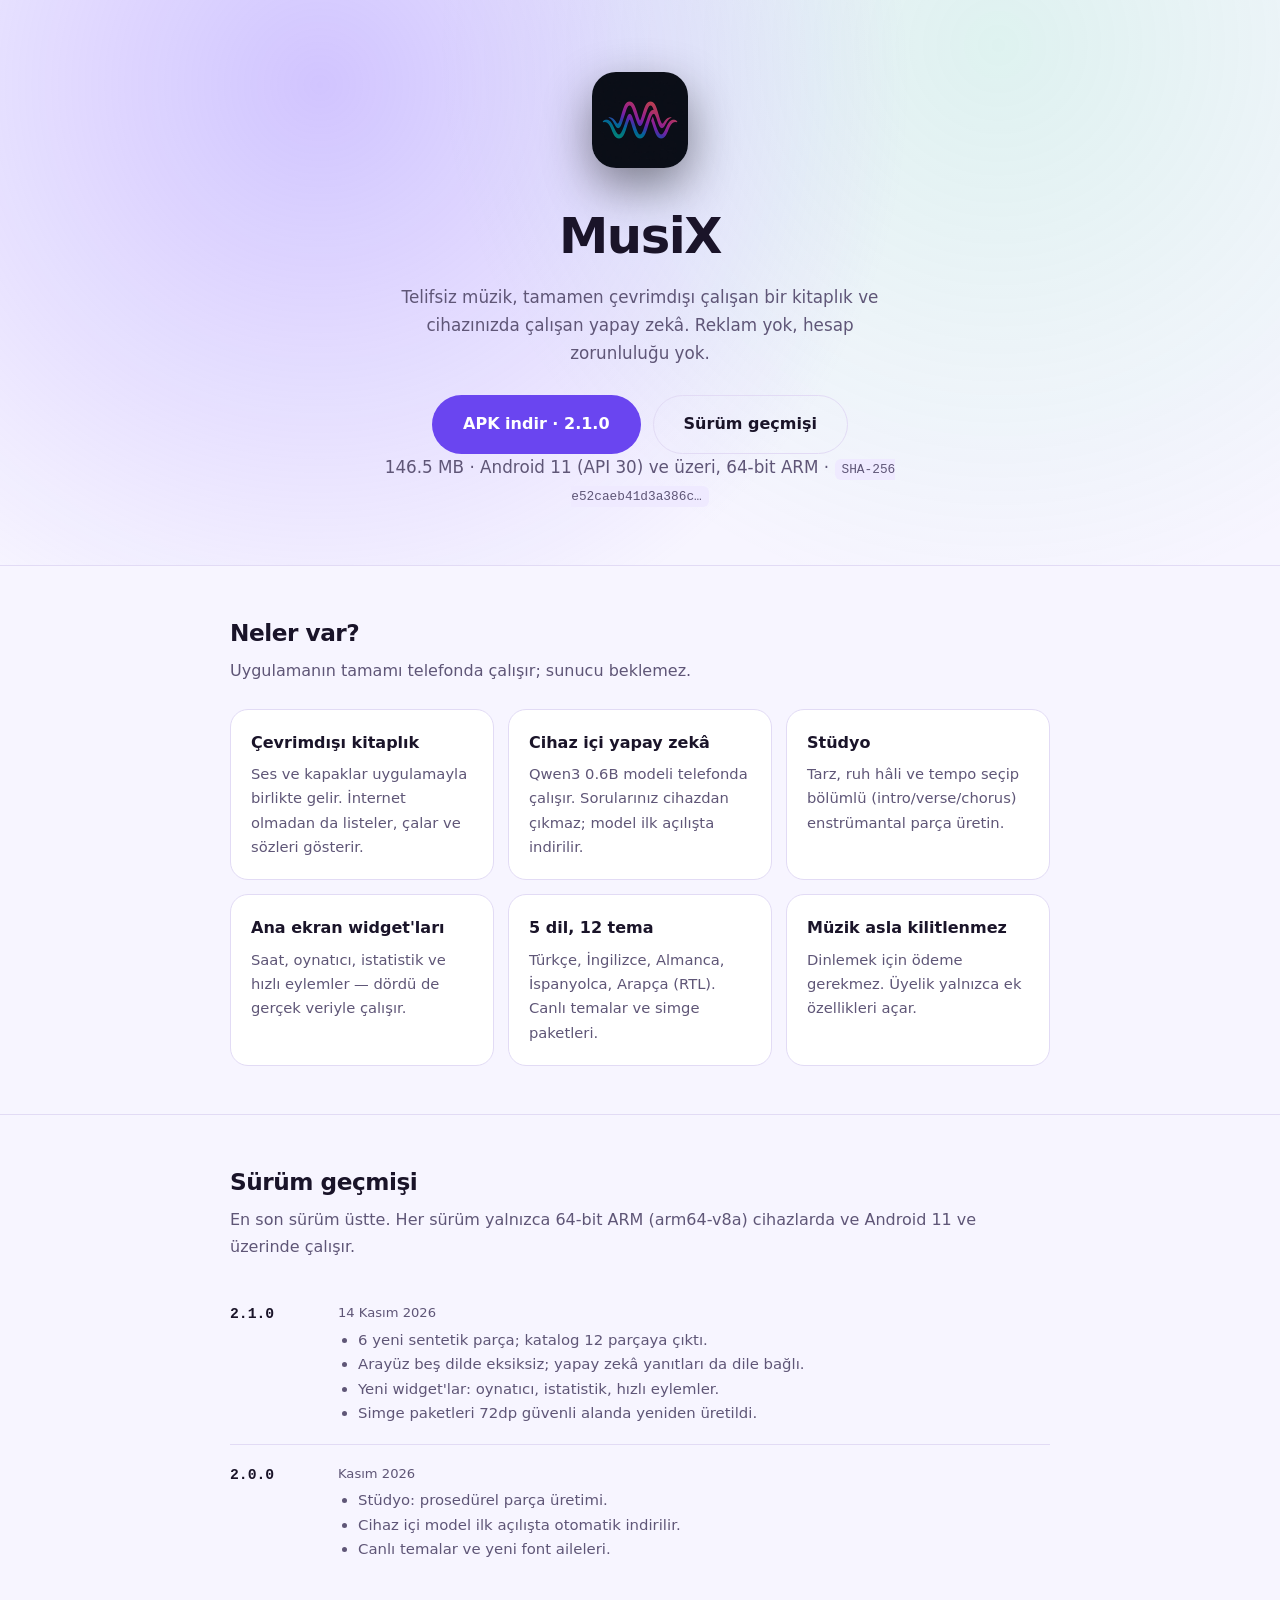
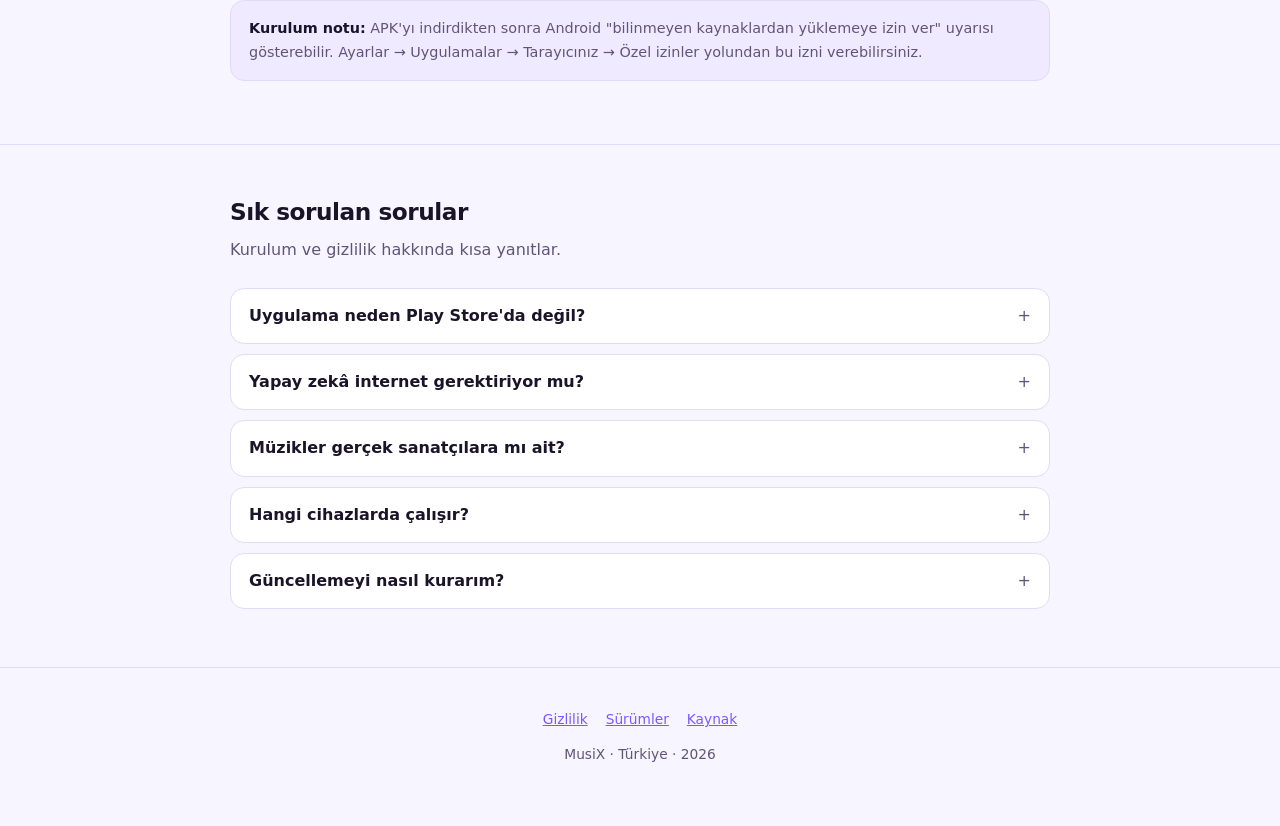
<file: index.html>
<!doctype html>
<html lang="tr">
  <head>
    <meta charset="utf-8" />
    <meta name="viewport" content="width=device-width, initial-scale=1" />
    <title>MusiX — telifsiz müzik, cihaz içi yapay zekâ</title>
    <meta
      name="description"
      content="MusiX: çevrimdışı çalışan müzik kitaplığı, cihaz içi yapay zekâ, stüdyo ve ana ekran widget'ları. APK indir."
    />
    <meta name="theme-color" content="#0f0c17" />
    <link rel="icon" href="assets/icon.png" />
    <link rel="apple-touch-icon" href="assets/icon-192.png" />
    <link rel="manifest" href="manifest.webmanifest" />
    <link rel="stylesheet" href="styles.css" />
  </head>
  <body>
    <header class="hero">
      <div class="wrap">
        <img src="assets/icon.png" alt="MusiX simgesi" width="96" height="96" />
        <h1>MusiX</h1>
        <p>
          Telifsiz müzik, tamamen çevrimdışı çalışan bir kitaplık ve cihazınızda
          çalışan yapay zekâ. Reklam yok, hesap zorunluluğu yok.
        </p>

        <div class="actions">
          <a class="btn btn-primary" id="download" href="musix-latest.apk">
            APK indir
          </a>          <a class="btn btn-ghost" href="#surumler">Sürüm geçmişi</a>
        </div>

        <p class="meta" id="meta">Sürüm bilgisi yükleniyor…</p>
      </div>
    </header>

    <main>
      <section>
        <div class="wrap">
          <h2>Neler var?</h2>
          <p class="lead">Uygulamanın tamamı telefonda çalışır; sunucu beklemez.</p>
          <div class="grid">
            <div class="card">
              <h3>Çevrimdışı kitaplık</h3>
              <p>
                Ses ve kapaklar uygulamayla birlikte gelir. İnternet olmadan da
                listeler, çalar ve sözleri gösterir.
              </p>
            </div>
            <div class="card">
              <h3>Cihaz içi yapay zekâ</h3>
              <p>
                Qwen3 0.6B modeli telefonda çalışır. Sorularınız cihazdan
                çıkmaz; model ilk açılışta indirilir.
              </p>
            </div>
            <div class="card">
              <h3>Stüdyo</h3>
              <p>
                Tarz, ruh hâli ve tempo seçip bölümlü (intro/verse/chorus)
                enstrümantal parça üretin.
              </p>
            </div>
            <div class="card">
              <h3>Ana ekran widget'ları</h3>
              <p>
                Saat, oynatıcı, istatistik ve hızlı eylemler — dördü de gerçek
                veriyle çalışır.
              </p>
            </div>
            <div class="card">
              <h3>5 dil, 12 tema</h3>
              <p>
                Türkçe, İngilizce, Almanca, İspanyolca, Arapça (RTL). Canlı
                temalar ve simge paketleri.
              </p>
            </div>
            <div class="card">
              <h3>Müzik asla kilitlenmez</h3>
              <p>
                Dinlemek için ödeme gerekmez. Üyelik yalnızca ek özellikleri
                açar.
              </p>
            </div>
          </div>
        </div>
      </section>

      <section id="surumler">
        <div class="wrap">
          <h2>Sürüm geçmişi</h2>
          <p class="lead">
            En son sürüm üstte. Her sürüm yalnızca 64-bit ARM (arm64-v8a)
            cihazlarda ve Android 11 ve üzerinde çalışır.
          </p>
          <div id="releases">
            <div class="release">
              <div class="version">2.1.0</div>
              <div class="body">
                <div class="date">14 Kasım 2026</div>
                <ul>
                  <li>6 yeni sentetik parça; katalog 12 parçaya çıktı.</li>
                  <li>Arayüz beş dilde eksiksiz; yapay zekâ yanıtları da dile bağlı.</li>
                  <li>Yeni widget'lar: oynatıcı, istatistik, hızlı eylemler.</li>
                  <li>Simge paketleri 72dp güvenli alanda yeniden üretildi.</li>
                </ul>
              </div>
            </div>
            <div class="release">
              <div class="version">2.0.0</div>
              <div class="body">
                <div class="date">Kasım 2026</div>
                <ul>
                  <li>Stüdyo: prosedürel parça üretimi.</li>
                  <li>Cihaz içi model ilk açılışta otomatik indirilir.</li>
                  <li>Canlı temalar ve yeni font aileleri.</li>
                </ul>
              </div>
            </div>
          </div>
          <p class="note" style="margin-top: 20px">
            <span>
              <strong>Kurulum notu:</strong> APK'yı indirdikten sonra Android
              "bilinmeyen kaynaklardan yüklemeye izin ver" uyarısı gösterebilir.
              Ayarlar → Uygulamalar → Tarayıcınız → Özel izinler yolundan bu
              izni verebilirsiniz.
            </span>
          </p>
        </div>
      </section>

      <section>
        <div class="wrap">
          <h2>Sık sorulan sorular</h2>
          <p class="lead">Kurulum ve gizlilik hakkında kısa yanıtlar.</p>

          <details>
            <summary>Uygulama neden Play Store'da değil?</summary>
            <p>
              Şimdilik doğrudan APK olarak dağıtılıyor; böylece güncellemeler
              mağaza incelemesini beklemeden yayınlanabiliyor. Play Store
              sürümü ayrıca planlanıyor.
            </p>
          </details>

          <details>
            <summary>Yapay zekâ internet gerektiriyor mu?</summary>
            <p>
              Hayır. Model cihaza bir kez indirildikten sonra sorular cihazda
              yanıtlanır; sorularınız hiçbir sunucuya gönderilmez.
            </p>
          </details>

          <details>
            <summary>Müzikler gerçek sanatçılara mı ait?</summary>
            <p>
              Katalogdaki parçalar, kapaklar ve sanatçı adları kurgusaldır; ses
              ve görseller telif riski olmadan sentetik olarak üretilmiştir.
            </p>
          </details>

          <details>
            <summary>Hangi cihazlarda çalışır?</summary>
            <p>
              64-bit ARM (arm64-v8a) işlemcili ve Android 11 (API 30) veya üzeri
              cihazlarda. Model dosyası yerel kütüphaneye bağlı olduğu için
              diğer mimariler desteklenmiyor.
            </p>
          </details>

          <details>
            <summary>Güncellemeyi nasıl kurarım?</summary>
            <p>
              Yeni APK'yı indirip üzerine kurun; verileriniz korunur. Eski
              sürümden farklı bir imzayla imzalanmış APK kurulamaz — bu yüzden
              APK'yı yalnızca bu siteden indirin.
            </p>
          </details>
        </div>
      </section>
    </main>

    <footer>
      <div class="wrap">
        <nav>
          <a href="gizlilik.html">Gizlilik</a>
          <a href="#surumler">Sürümler</a>
          <a href="https://github.com/MuratSamet02/MusiX-Android">Kaynak</a>
        </nav>
        <div>MusiX · Türkiye · <span id="footyear">2026</span></div>
      </div>
    </footer>

    <script>
      // Sürüm bildirimi API'den (veya aynı klasördeki version.json'dan) okunur.
      // `downloadUrl` tam adres taşır: APK başka bir sunucuda dursa bile site
      // doğru dosyaya bağlanır. Okunamazsa indirme düğmesi devre dışı kalır ve
      // kullanıcıya açıkça söylenir — sessizce kırık bağlantı verilmez.
      const FEED = "version.json";

      document.getElementById("footyear").textContent =
        String(new Date().getFullYear());

      fetch(FEED, { cache: "no-store" })
        .then((r) => (r.ok ? r.json() : Promise.reject(new Error(r.status))))
        .then((v) => {
          const link = document.getElementById("download");
          const meta = document.getElementById("meta");

          if (v.downloadUrl) {
            link.href = v.downloadUrl;
            link.removeAttribute("aria-disabled");
            if (v.version) {
              link.textContent = "APK indir · " + v.version;
            }
          } else {
            link.removeAttribute("href");
            link.setAttribute("aria-disabled", "true");
            link.textContent = "İndirme bağlantısı hazırlanıyor";
          }

          const mb = v.sizeBytes
            ? (v.sizeBytes / 1024 / 1024).toFixed(1) + " MB · "
            : "";
          const req = v.requires || "Android 11 ve üzeri";
          const sha = v.sha256 && v.sha256 !== "0".repeat(64)
            ? v.sha256.slice(0, 16) + "…"
            : "—";
          meta.innerHTML =
            mb + req + " · <code>SHA-256 " + sha + "</code>";
        })
        .catch(() => {
          const link = document.getElementById("download");
          link.removeAttribute("href");
          link.setAttribute("aria-disabled", "true");
          link.textContent = "İndirme bağlantısı hazırlanıyor";
          document.getElementById("meta").textContent =
            "Sürüm bilgisi şu anda okunamıyor; lütfen daha sonra tekrar deneyin.";
        });
    </script>
  </body>
</html>
</file>
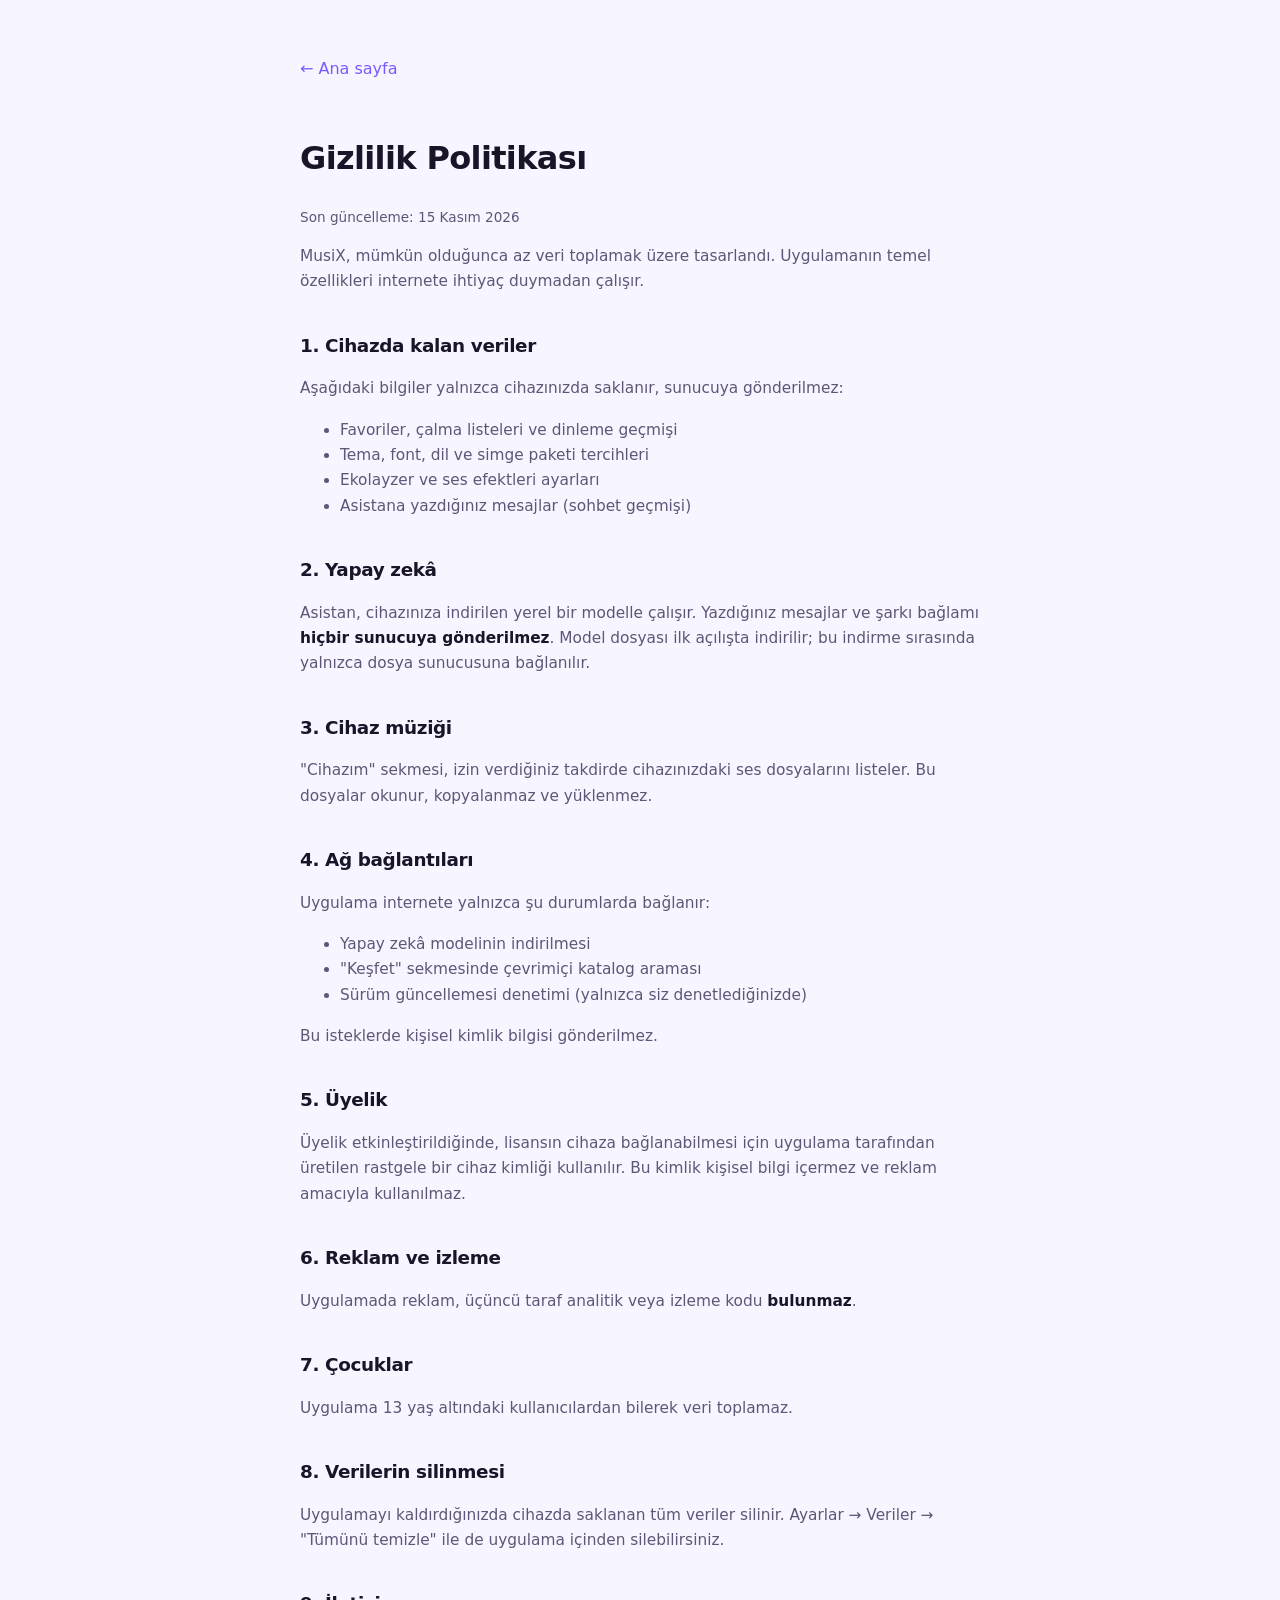
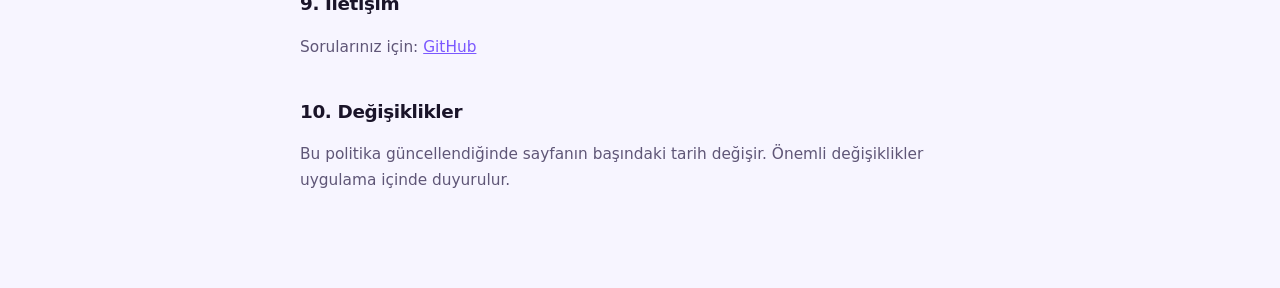
<file: gizlilik.html>
<!doctype html>
<html lang="tr">
  <head>
    <meta charset="utf-8" />
    <meta name="viewport" content="width=device-width, initial-scale=1" />
    <title>MusiX — Gizlilik Politikası</title>
    <meta name="theme-color" content="#0f0c17" />
    <link rel="icon" href="assets/icon.png" />
    <link rel="stylesheet" href="styles.css" />
    <style>
      .doc {
        max-width: 720px;
        margin: 0 auto;
        padding: 56px 20px 80px;
      }
      .doc h1 {
        font-size: 2rem;
        letter-spacing: -0.02em;
      }
      .doc h2 {
        margin-top: 36px;
        font-size: 1.15rem;
      }
      .doc p,
      .doc li {
        color: var(--muted);
        font-size: 0.96rem;
      }
      .doc strong {
        color: var(--text);
      }
      .doc .updated {
        font-size: 0.85rem;
        color: var(--muted);
      }
      .doc a.back {
        display: inline-block;
        margin-bottom: 28px;
        text-decoration: none;
      }
    </style>
  </head>
  <body>
    <div class="doc">
      <a class="back" href="index.html">← Ana sayfa</a>
      <h1>Gizlilik Politikası</h1>
      <p class="updated">Son güncelleme: 15 Kasım 2026</p>

      <p>
        MusiX, mümkün olduğunca az veri toplamak üzere tasarlandı. Uygulamanın
        temel özellikleri internete ihtiyaç duymadan çalışır.
      </p>

      <h2>1. Cihazda kalan veriler</h2>
      <p>Aşağıdaki bilgiler yalnızca cihazınızda saklanır, sunucuya gönderilmez:</p>
      <ul>
        <li>Favoriler, çalma listeleri ve dinleme geçmişi</li>
        <li>Tema, font, dil ve simge paketi tercihleri</li>
        <li>Ekolayzer ve ses efektleri ayarları</li>
        <li>Asistana yazdığınız mesajlar (sohbet geçmişi)</li>
      </ul>

      <h2>2. Yapay zekâ</h2>
      <p>
        Asistan, cihazınıza indirilen yerel bir modelle çalışır. Yazdığınız
        mesajlar ve şarkı bağlamı <strong>hiçbir sunucuya gönderilmez</strong>.
        Model dosyası ilk açılışta indirilir; bu indirme sırasında yalnızca
        dosya sunucusuna bağlanılır.
      </p>

      <h2>3. Cihaz müziği</h2>
      <p>
        "Cihazım" sekmesi, izin verdiğiniz takdirde cihazınızdaki ses dosyalarını
        listeler. Bu dosyalar okunur, kopyalanmaz ve yüklenmez.
      </p>

      <h2>4. Ağ bağlantıları</h2>
      <p>Uygulama internete yalnızca şu durumlarda bağlanır:</p>
      <ul>
        <li>Yapay zekâ modelinin indirilmesi</li>
        <li>"Keşfet" sekmesinde çevrimiçi katalog araması</li>
        <li>Sürüm güncellemesi denetimi (yalnızca siz denetlediğinizde)</li>
      </ul>
      <p>Bu isteklerde kişisel kimlik bilgisi gönderilmez.</p>

      <h2>5. Üyelik</h2>
      <p>
        Üyelik etkinleştirildiğinde, lisansın cihaza bağlanabilmesi için
        uygulama tarafından üretilen rastgele bir cihaz kimliği kullanılır. Bu
        kimlik kişisel bilgi içermez ve reklam amacıyla kullanılmaz.
      </p>

      <h2>6. Reklam ve izleme</h2>
      <p>
        Uygulamada reklam, üçüncü taraf analitik veya izleme kodu
        <strong>bulunmaz</strong>.
      </p>

      <h2>7. Çocuklar</h2>
      <p>
        Uygulama 13 yaş altındaki kullanıcılardan bilerek veri toplamaz.
      </p>

      <h2>8. Verilerin silinmesi</h2>
      <p>
        Uygulamayı kaldırdığınızda cihazda saklanan tüm veriler silinir.
        Ayarlar → Veriler → "Tümünü temizle" ile de uygulama içinden
        silebilirsiniz.
      </p>

      <h2>9. İletişim</h2>
      <p>
        Sorularınız için:
        <a href="https://github.com/MuratSamet02/MusiX-Android/issues">GitHub</a>
      </p>

      <h2>10. Değişiklikler</h2>
      <p>
        Bu politika güncellendiğinde sayfanın başındaki tarih değişir. Önemli
        değişiklikler uygulama içinde duyurulur.
      </p>
    </div>
  </body>
</html>
</file>
<file: styles.css>
/* MusiX sitesi — açık/koyu tema, mobil öncelikli. */
:root {
  color-scheme: dark;
  --bg: #0f0c17;
  --bg-soft: #171223;
  --card: #1e1830;
  --line: #2e2547;
  --text: #f4f1ff;
  --muted: #a9a1c2;
  --accent: #8a6bff;
  --accent-soft: #a48bff;
  --ok: #5ee2a0;
}

@media (prefers-color-scheme: light) {
  :root {
    color-scheme: light;
    --bg: #f7f5ff;
    --bg-soft: #efeaff;
    --card: #ffffff;
    --line: #e2dbf5;
    --text: #1a1429;
    --muted: #5f5677;
    --accent: #6a45f0;
    --accent-soft: #7b58ff;
    --ok: #0f9d63;
  }
}

* {
  box-sizing: border-box;
}

body {
  margin: 0;
  background: var(--bg);
  color: var(--text);
  font-family: system-ui, -apple-system, "Segoe UI", Roboto, sans-serif;
  line-height: 1.65;
  -webkit-font-smoothing: antialiased;
}

a {
  color: var(--accent-soft);
}

.wrap {
  max-width: 860px;
  margin: 0 auto;
  padding: 0 20px;
}

/* --- Üst bölüm --- */
.hero {
  position: relative;
  overflow: hidden;
  padding: 72px 0 56px;
  text-align: center;
  background:
    radial-gradient(circle at 25% 15%, rgba(138, 107, 255, 0.35), transparent 55%),
    radial-gradient(circle at 78% 8%, rgba(94, 226, 160, 0.16), transparent 50%),
    var(--bg);
}

.hero img {
  width: 96px;
  height: 96px;
  border-radius: 24px;
  box-shadow: 0 18px 48px rgba(0, 0, 0, 0.45);
}

.hero h1 {
  margin: 20px 0 6px;
  font-size: clamp(2.2rem, 6vw, 3.1rem);
  letter-spacing: -0.03em;
}

.hero p {
  margin: 0 auto;
  max-width: 520px;
  color: var(--muted);
  font-size: 1.05rem;
}

.actions {
  display: flex;
  flex-wrap: wrap;
  gap: 12px;
  justify-content: center;
  margin-top: 28px;
}

.btn {
  display: inline-flex;
  align-items: center;
  gap: 8px;
  padding: 15px 30px;
  border-radius: 999px;
  border: 1px solid transparent;
  font-weight: 700;
  font-size: 1rem;
  text-decoration: none;
  transition: transform 0.12s ease, background 0.18s ease;
}

.btn:active {
  transform: scale(0.98);
}

.btn-primary {
  background: var(--accent);
  color: #fff;
}

.btn-primary:hover {
  background: var(--accent-soft);
}

.btn[aria-disabled="true"] {
  opacity: 0.55;
  cursor: not-allowed;
  pointer-events: none;
}

.btn-ghost {
  border-color: var(--line);
  color: var(--text);
  background: transparent;
}

.btn-ghost:hover {
  background: var(--bg-soft);
}

.meta {
  margin-top: 18px;
  color: var(--muted);
  font-size: 0.88rem;
}

.meta code {
  font-family: ui-monospace, SFMono-Regular, Menlo, monospace;
  font-size: 0.8rem;
  background: var(--bg-soft);
  padding: 3px 7px;
  border-radius: 6px;
}

/* --- Bölümler --- */
section {
  padding: 48px 0;
  border-top: 1px solid var(--line);
}

h2 {
  font-size: 1.45rem;
  letter-spacing: -0.02em;
  margin: 0 0 6px;
}

.lead {
  color: var(--muted);
  margin: 0 0 24px;
}

.grid {
  display: grid;
  gap: 14px;
  grid-template-columns: repeat(auto-fit, minmax(230px, 1fr));
}

.card {
  background: var(--card);
  border: 1px solid var(--line);
  border-radius: 18px;
  padding: 20px;
}

.card h3 {
  margin: 0 0 6px;
  font-size: 1rem;
}

.card p {
  margin: 0;
  color: var(--muted);
  font-size: 0.92rem;
}

/* --- Sürüm geçmişi --- */
.release {
  display: flex;
  gap: 16px;
  padding: 18px 0;
  border-bottom: 1px solid var(--line);
}

.release:last-child {
  border-bottom: 0;
}

.release .version {
  flex: 0 0 92px;
  font-weight: 700;
  font-family: ui-monospace, SFMono-Regular, Menlo, monospace;
  font-size: 0.92rem;
}

.release .body {
  flex: 1;
}

.release .date {
  color: var(--muted);
  font-size: 0.82rem;
  margin-bottom: 4px;
}

.release ul {
  margin: 0;
  padding-left: 20px;
  color: var(--muted);
  font-size: 0.93rem;
}

.badge {
  display: inline-block;
  padding: 2px 9px;
  border-radius: 999px;
  font-size: 0.72rem;
  font-weight: 700;
  background: rgba(94, 226, 160, 0.16);
  color: var(--ok);
  vertical-align: middle;
  margin-left: 8px;
}

/* --- SSS --- */
details {
  background: var(--card);
  border: 1px solid var(--line);
  border-radius: 14px;
  padding: 14px 18px;
  margin-bottom: 10px;
}

details summary {
  cursor: pointer;
  font-weight: 600;
  list-style: none;
}

details summary::-webkit-details-marker {
  display: none;
}

details summary::after {
  content: "+";
  float: right;
  color: var(--muted);
  font-weight: 400;
}

details[open] summary::after {
  content: "−";
}

details p {
  margin: 10px 0 0;
  color: var(--muted);
  font-size: 0.93rem;
}

footer {
  padding: 40px 0 60px;
  border-top: 1px solid var(--line);
  color: var(--muted);
  font-size: 0.86rem;
  text-align: center;
}

footer nav {
  display: flex;
  gap: 18px;
  justify-content: center;
  flex-wrap: wrap;
  margin-bottom: 12px;
}

/* --- Uyarı kutusu --- */
.note {
  display: flex;
  gap: 12px;
  padding: 16px 18px;
  border-radius: 14px;
  background: var(--bg-soft);
  border: 1px solid var(--line);
  font-size: 0.9rem;
  color: var(--muted);
}

.note strong {
  color: var(--text);
}
</file>
